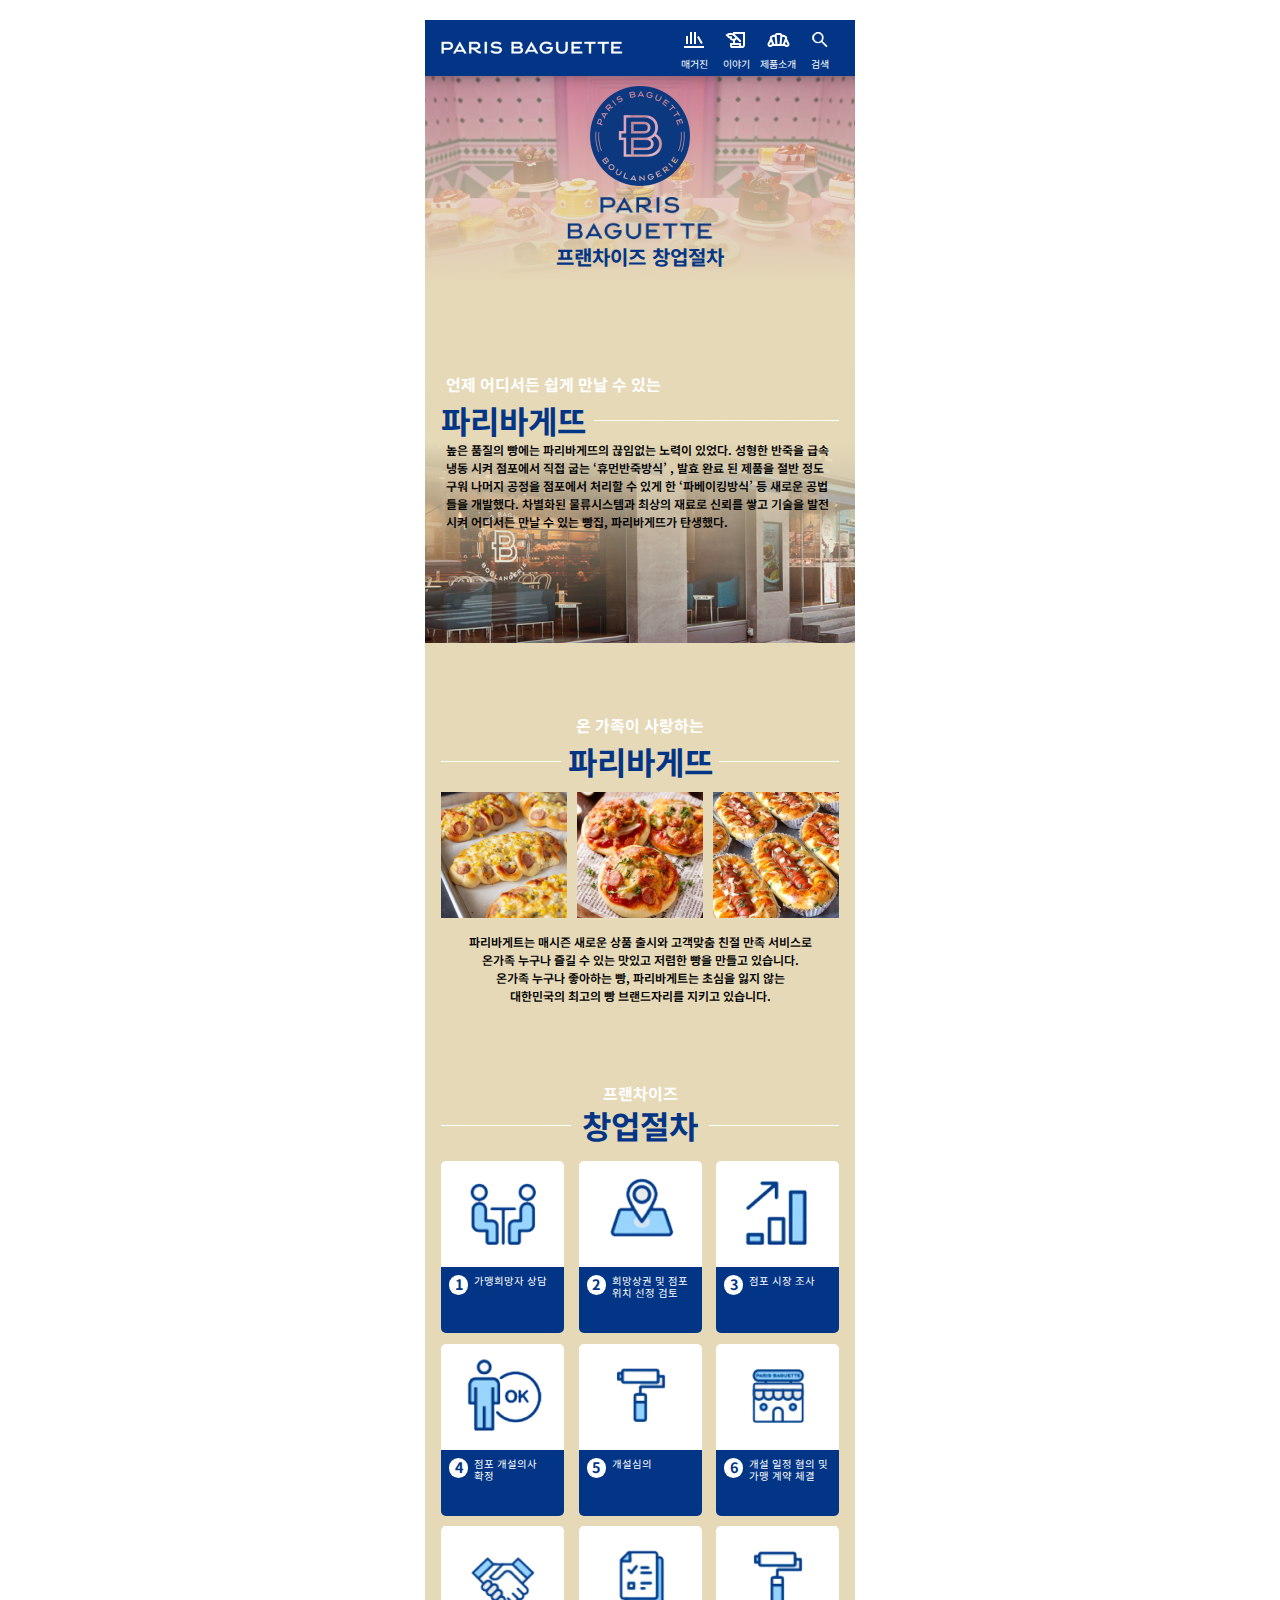
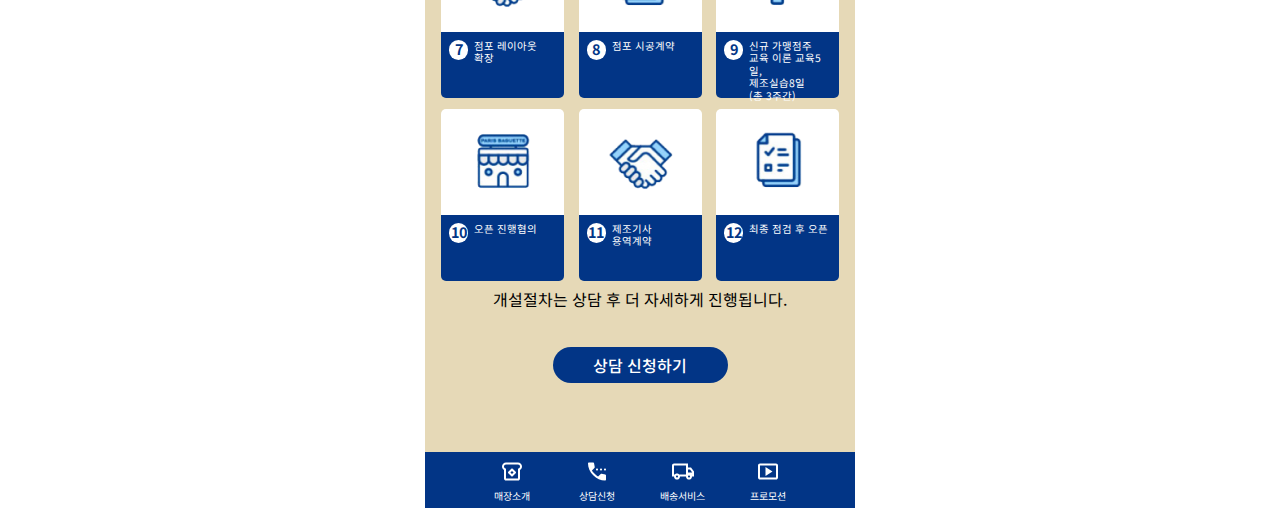
<file: index.html>
<!DOCTYPE html>
<html lang="ko">
<head>
    <meta charset="UTF-8">
    <meta name="viewport" content="width=device-width, initial-scale=1.0">
    <title>파리바게뜨 | 창업절차</title>
    <style>
        @import url('https://fonts.googleapis.com/css2?family=Noto+Sans+KR:wght@100..900&display=swap');
    </style>
    <link rel="stylesheet" href="./styles/reset.css">
    <link rel="stylesheet" href="./styles/index.css">
</head>
<body>
    <main>
        <header>
            <div class="left"><a href="#" class="logo"><img src="./images/logo_white.png" alt="파리바게뜨"></a></div>
            <div class="right">
                <a href="#" class="magazine"><img src="./images/magazine.svg" alt="매거진"><span>매거진</span></a>
                <a href="#" class="story"><img src="./images/story.svg" alt="이야기"><span>이야기</span></a>
                <a href="#" class="bakery"><img src="./images/bakery_dining.svg" alt="제품소개"><span>제품소개</span></a>
                <a href="#" class="search"><img src="./images/search.svg" alt="검색"><span>검색</span></a>
            </div>
        </header>
            <div class="bg bg1">
                <section>
                    <h1><img src="./images/logo.png" alt="로고"></h1>
                    <h2><img src="./images/logo_blue.png" alt="파리바게뜨"></h2>
                    <p class="title">프랜차이즈 창업절차</p>
                </section>
            </div>
            <div class="bg bg2">
                <section>
                    <p class="whiteT">언제 어디서든 쉽게 만날 수 있는</p>
                    <div class="title_deco">
                        <h2 class="blueT">파리바게뜨</h2>
                        <span class="line"></span>
                    </div>
                    <p>높은 품질의 빵에는 파리바게뜨의 끊임없는 노력이 있었다. 성형한 반죽을 급속 냉동 시켜 점포에서 직접 굽는 ʻ휴먼반죽방식’ , 발효 완료 된 제품을 절반 정도 구워 나머지 공정을 점포에서 처리할 수 있게 한 ʻ파베이킹방식’ 등 새로운 공법들을 개발했다. 차별화된 물류시스템과 최상의 재료로 신뢰를 쌓고 기술을 발전시켜 어디서든 만날 수 있는 빵집, 파리바게뜨가 탄생했다.</p>
                </section>
            </div>
            <div class="bg bg3">
                <section>
                    <p class="whiteT">온 가족이 사랑하는</p>
                    <div class="title_deco">
                        <span class="line"></span>
                        <h2 class="blueT">파리바게뜨</h2>
                        <span class="line"></span>
                    </div>
                    <ul>
                        <li>
                            <img src="./images/bread001.jpg" alt="">
                            <img src="./images/bread002.jpg" alt="">
                            <img src="./images/bread003.jpg" alt="">
                        </li>
                    </ul>
                    <p>파리바게트는 매시즌 새로운 상품 출시와 고객맞춤 친절 만족 서비스로<br>온가족 누구나 즐길 수 있는 맛있고 저렴한 빵을 만들고 있습니다.<br>온가족 누구나 좋아하는 빵, 파리바게트는 초심을 잃지 않는<br>대한민국의 최고의 빵 브랜드자리를 지키고 있습니다.</p>
                </section>
            </div>
            <div class="bg bg4">
                <section>
                    <p class="whiteT">프랜차이즈</p>
                    <div class="title_deco">
                        <span class="line"></span>
                        <h2 class="blueT">창업절차</h2>
                        <span class="line"></span>
                    </div>
                    <ul class="step">
                        <li>
                            <h3><img src="./images/image001.png" alt="상담"></h3>
                            <div>
                                <p class="num">1</p>
                                <p>가맹희망자 상담</p>
                            </div>
                        </li>
                        <li>
                            <h3><img src="./images/image002.png" alt="위치"></h3>
                            <div>
                                <p class="num">2</p>
                                <p>희망상권 및 점포 위치 선정 검토</p>
                            </div>
                        </li>
                        <li>
                            <h3><img src="./images/image003.png" alt="그래프상승"></h3>
                            <div>
                                <p class="num">3</p>
                                <p>점포 시장 조사</p>
                            </div>
                        </li>
                        <li>
                            <h3><img src="./images/image004.png" alt="ok"></h3>
                            <div>
                                <p class="num">4</p>
                                <p>점포 개설의사<br>확정</p>
                            </div>
                        </li>
                        <li>
                            <h3><img src="./images/image005.png" alt="페인트"></h3>
                            <div>
                                <p class="num">5</p>
                                <p>개설심의</p>
                            </div>
                        </li>
                        <li>
                            <h3><img src="./images/image006.png" alt="가게"></h3>
                            <div>
                                <p class="num">6</p>
                                <p>개설 일정 혐의 및 가맹 계약 체결</p>
                            </div>
                        </li>
                        <li>
                            <h3><img src="./images/image007.png" alt="악수"></h3>
                            <div>
                                <p class="num">7</p>
                                <p>점포 레이아웃<br>확장</p>
                            </div>
                        </li>
                        <li>
                            <h3><img src="./images/image008.png" alt="서류"></h3>
                            <div>
                                <p class="num">8</p>
                                <p>점포 시공계약</p>
                            </div>
                        </li>
                        <li>
                            <h3><img src="./images/image005.png" alt="페인트"></h3>
                            <div>
                                <p class="num">9</p>
                                <p>신규 가맹점주<br>교육 이론 교육5일,<br>제조실습8일<br>(총 3주간)</p>
                            </div>
                        </li>
                        <li>
                            <h3><img src="./images/image006.png" alt="가게"></h3>
                            <div>
                                <p class="num">10</p>
                                <p>오픈 진행협의</p>
                            </div>
                        </li>
                        <li>
                            <h3><img src="./images/image007.png" alt="악수"></h3>
                            <div>
                                <p class="num">11</p>
                                <p>제조기사<br>용역계약</p>
                            </div>
                        </li>
                        <li>
                            <h3><img src="./images/image008.png" alt="서류"></h3>
                            <div>
                                <p class="num">12</p>
                                <p>최종 점검 후 오픈</p>
                            </div>
                        </li>
                    </ul>
                    <p class="sub">개설절차는 상담 후 더 자세하게 진행됩니다.</p>
                    <a href="./request.html"><p id="btn">상담 신청하기</p></a>
                </section>
            </div>
        <nav>
            <a href="#"><img src="./images/info_icon.svg" alt="매장소개"><span>매장소개</span></a>
            <a href="#"><img src="./images/phone.svg" alt="상담신청"><span>상담신청</span></a>
            <a href="#"><img src="./images/delivery.svg" alt="배송"><span>배송서비스</span></a>
            <a href="#"><img src="./images/promotion.svg" alt="프로모션"><span>프로모션</span></a>
        </nav>
    </main>
</body>
</html>
</file>
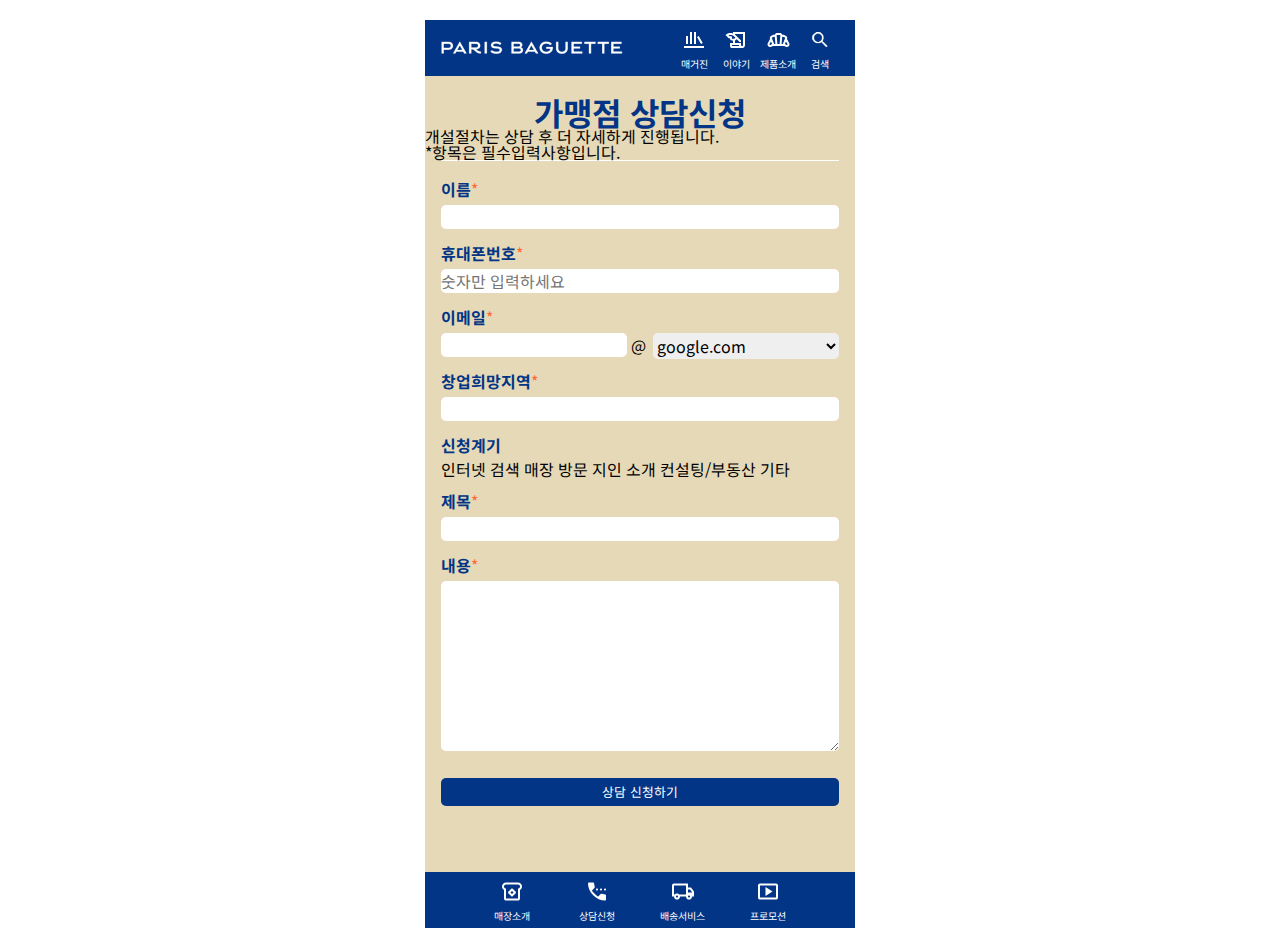
<file: request.html>
<!DOCTYPE html>
<html lang="ko">
<head>
    <meta charset="UTF-8">
    <meta name="viewport" content="width=device-width, initial-scale=1.0">
    <title>파리바게뜨 | 가맹점 상담신청</title>
    <link rel="stylesheet" href="./styles/reset.css">
    <link rel="stylesheet" href="./styles/request.css">
</head>
<body>
    <main>
        <header>
            <div class="left"><a href="#" class="logo"><img src="./images/logo_white.png" alt="파리바게뜨"></a></div>
            <div class="right">
                <a href="#" class="magazine"><img src="./images/magazine.svg" alt="매거진"><span>매거진</span></a>
                <a href="#" class="story"><img src="./images/story.svg" alt="이야기"><span>이야기</span></a>
                <a href="#" class="bakery"><img src="./images/bakery_dining.svg" alt="제품소개"><span>제품소개</span></a>
                <a href="#" class="search"><img src="./images/search.svg" alt="검색"><span>검색</span></a>
            </div>
        </header>
        <form action="#" method="post" id="request">
            <fieldset class="request_in">
                <legend class="skip"></legend>
                <h1>가맹점 상담신청</h1>
                <div class="descript">
                    <p>개설절차는 상담 후 더 자세하게 진행됩니다.</p>
                    <p>*항목은 필수입력사항입니다.</p>
                </div>
                <dl class="request_form">
                    <dt>이름<em>*</em></dt>
                    <dd><input type="text" name="username" id="name"></dd>
                    <dt>휴대폰번호<em>*</em></dt>
                    <dd><input type="number" name="userphone" id="phone" placeholder="숫자만 입력하세요" required></dd>
                    <dt>이메일<em>*</em></dt>
                    <dd>
                        <input type="text" name="email_front" id="email_front" required>
                        <span>@</span>
                        <select name="email_tail" id="email_tail">
                            <option value="google">google.com</option>
                            <option value="naver">naver.com</option>
                            <option value="kakako">kakako.com</option>
                            <option value="hanmail">hanmail.net</option>
                            <option value="etc">직접 입력</option>
                        </select>
                    </dd>
                    <dt>창업희망지역<em>*</em></dt>
                    <dd><input type="text" name="where" id="where" required></dd>
                    <dt>신청계기</dt>
                    <dd>
                        <ul>
                            <li>
                                <input type="checkbox" name="how" value="internet" id="how_internet"><label for="how_internet">인터넷 검색</label>
                            </li>
                            <li>
                                <input type="checkbox" name="how" value="market" id="how_market"><label for="how_market">매장 방문</label>
                            </li>
                            <li>
                                <input type="checkbox" name="how" value="person" id="how_person"><label for="how_person">지인 소개</label>
                            </li>
                            <li>
                                <input type="checkbox" name="how" value="conselt" id="how_conselt"><label for="how_conselt">컨설팅/부동산</label>
                            </li>
                            <li>
                                <input type="checkbox" name="how" value="etc" id="how_etc"><label for="how_etc">기타</label>
                            </li>
                        </ul>
                    </dd>
                    <dt>제목<em>*</em></dt>
                    <dd><input type="text" name="user_title" id="user_title" required></dd>
                    <dt>내용<em>*</em></dt>
                    <dd><textarea name="user_content" id="user_content" cols="30" rows="10"></textarea></dd>
                </dl>
                <button type="submit" id="counsel_let">상담 신청하기</button>
            </fieldset>
        </form>
        <nav>
            <a href="./index.html"><img src="./images/info_icon.svg" alt="매장소개"><span>매장소개</span></a>
            <a href="#"><img src="./images/phone.svg" alt="상담신청"><span>상담신청</span></a>
            <a href="#"><img src="./images/delivery.svg" alt="배송"><span>배송서비스</span></a>
            <a href="#"><img src="./images/promotion.svg" alt="프로모션"><span>프로모션</span></a>
        </nav>
    </main>
</body>
</html>
</file>
<file: styles/index.css>
body {
}
main header {
    width: 100%; height: 56px;
    background-color: #023586;
    padding: 16px 16px;
    display: flex;
    flex-flow: row nowrap;
    justify-content: space-between;
    align-items: center;
}
main header .left {}
main header .left .logo {}
main header .left .logo img {}
main header .right {}
main header .right a {
    width: 38px;
    display: inline-block;
    text-align: center;
}
main header .right a img {
    display: inline-block;
}
main header .right a span {
    font-size: 0.625em; color: rgb(255,255,255);
    display: inline-block;
}
/* 공통------------------------------ */
main {
    position: relative;
    width: 430px; height: 2088px;
    background-color: #E6D9B7;
    margin: 20px auto 0;
}
main .bg {width: 100%;}
main .bg section {
    width: 398px; margin: 0 auto 0;
}
main .bg section .whiteT {
    font-size: 1em; color: #fff;
    font-weight: 700;
    margin-bottom: 8px;
}
main .bg section .title_deco {
    width: 100%;
    display: flex;
    flex-flow: row nowrap;
    justify-content: space-between;
    align-items: center;

}
main .bg section .title_deco .blueT {
    display: inline-block;
    font-size: 2em; font-weight: 700;
    color: #023586;
}
main .bg section .title_deco .line{
    display: inline-block;
    width: 120px; height: 1px; background-color: #fff;
}
/* ------------------------------ */
main .bg1 {
    height: 206px;
    background-image: url(../images/bg001.jpg);
}
main .bg1 section {
    text-align: center;
}
main .bg1 section h1 {
    padding: 10px 0;
}
main .bg1 section h1 img {}
main .bg1 section h2 {}
main .bg1 section h2 img {}
main .bg1 section .title {
    padding-top: 5px;
    font-size: 1.25em; font-weight: 700;
    color: #023586;
}
/* ------------------------------ */
main .bg2 {
    margin-top: 90px;
    height: 271px;
    background-image: url(../images/bg002.jpg);
}
main .bg2 section {}
main .bg2 section .whiteT {}
main .bg2 section .title_deco {}
main .bg2 section .title_deco .blueT {}
main .bg2 section .title_deco .line {width: 245px;}
main .bg2 section > p {
    font-size: 0.75em; margin: 5px 5px;
    font-weight: 600;
    line-height: 150%;
}
/* ------------------------------ */
main .bg3 {
    margin-top: 70px;
}
main .bg3 section {
    text-align: center;
}
main .bg3 section .whiteT {}
main .bg3 section .title_deco {}
main .bg3 section .title_deco .blueT {}
main .bg3 section .title_deco .line {}
main .bg3 section ul {
    width: 100%;
    margin: 15px 0;
}
main .bg3 section ul li {
    display: flex;
    justify-content: space-between;
}
main .bg3 section ul li img {}
main .bg3 section > p {
    font-size: 0.75em; margin: 5px 5px;
    font-weight: 600;
    line-height: 150%;
}
/* ------------------------------ */
main .bg4 {
    margin-top: 80px;
}
main .bg4 section {
    text-align: center;
}
main .bg4 section .whiteT {}
main .bg4 section .title_deco {}
main .bg4 section .title_deco .blueT {}
main .bg4 section .title_deco .line {width: 130px;}
main .bg4 section ul {
    height: 730px;
    margin-top: 20px;
    display: flex;
    flex-flow: row wrap;
    justify-content: space-between;
}
main .bg4 section ul li {
    width: 123px;
}
main .bg4 section ul li h3 {
    height: 106px; background-color: #fff;
    align-content: center;
    border-radius: 5px 5px 0 0;
}
main .bg4 section ul li h3 img {}
main .bg4 section ul li div {
    display: flex;
    flex-flow: row;
    height: 66px;
    padding: 8px;
    background-color: #023586;
    text-align: left;
    border-radius: 0 0 5px 5px;
}
main .bg4 section ul li div .num {
    display: inline-block;
    text-align: center;
    width: 20px; height: 20px;
    border-radius: 10px;
    color: #023586;
    background-color: #fff;
    margin-right: 6px;
    font-size: 0.9em; font-weight: 700;
    padding-top: 0;
}
main .bg4 section ul li div p {
    width: 84px;
    display: inline-block;
    color: #fff;
    font-size: 0.65em; font-weight: 400;
    line-height: 120%;
}
main .bg4 section .sub {
    
}
main .bg4 section a {}
main .bg4 section a #btn {
    margin-top: 40px;
    display: inline-block;
    width: 175px; height: 36px;
    background-color: #023586;
    border-radius: 25px;
    font-weight: 500; color: #fff;
    line-height: 36px;
}
/* ------------------------------ */
nav {
    position: absolute; bottom: 0;
    width: 100%; height: 56px;
    background-color: #023586;
    padding: 16px 60px;
    display: flex;
    flex-flow: row nowrap;
    justify-content: space-between;
    align-items: center;
}
nav a {
    width: 54px;
    display: inline-block;
    text-align: center;
}
nav a img {
    display: inline-block;
}
nav a span{
    font-size: 0.625em; color: rgb(255,255,255);
    display: inline-block;
}
</file>
<file: styles/request.css>
main {
    position: relative;
    width: 430px; height: 908px;
    background-color: #E6D9B7;
    margin: 20px auto 0;
}
main header {
    width: 100%; height: 56px;
    background-color: #023586;
    padding: 16px 16px;
    display: flex;
    flex-flow: row nowrap;
    justify-content: space-between;
    align-items: center;
}
main header .left {}
main header .left .logo {}
main header .left .logo img {}
main header .right {}
main header .right a {
    width: 38px;
    display: inline-block;
    text-align: center;
}
main header .right a img {
    display: inline-block;
}
main header .right a span {
    font-size: 0.625em; color: rgb(255,255,255);
    display: inline-block;
}
/* ---------------------------- */
#request {}
#request .request_in {}
#request .request_in h1{
    margin-top: 20px;
    font-size: 2em; color: #023586;
    font-weight: 700;
    text-align: center;
}
#request .request_in .descript {}
#request .request_in .descript p {}
#request .request_in .request_form {
    width: 398px; margin: 0 auto;
    padding-top: 20px;
    border-top: 1px solid #fff;
}
#request .request_in .request_form dt {
    font-size: 1em; font-weight: 700;
    color: #023586;
    margin-bottom: 8px;
}
#request .request_in .request_form dt em {
    color: #FF6635;
}
#request .request_in .request_form dd {}
#request .request_in .request_form dd input {
    width: 100%; height: 24px;
    border: 0; border-radius: 5px;
    margin-bottom: 16px;
}
#request .request_in .request_form dd input[name=email_front] {
    width: 186px;
}
#request .request_in .request_form dd span {}
#request .request_in .request_form dd #email_tail {
    width: 186px; border: 0; border-radius: 5px;
    float: right;
}
#request .request_in .request_form dd ul {
    margin-bottom: 16px;
}
#request .request_in .request_form dd ul li {
    display: inline;
}
#request .request_in .request_form dd ul li input[name=how] {display: none;}
#request .request_in .request_form dd ul li input[name=how] label[for^=how] {
    display: inline-block;
    background-image: url(../images/unchecked.png);
    background-repeat: no-repeat;
    background-position: left;
}
#request .request_in .request_form dd ul li input[name=how]:checked label[for^=how] {
    display: inline-block;
    background-image: url(../images/checked.png);
    background-repeat: no-repeat;
    background-position: left;}
#request .request_in .request_form dd #user_content {
    width: 100%; height: 170px;
    border: 0; border-radius: 5px;
    margin-bottom: 26px;
}
#request .request_in #counsel_let {
    text-align: center;
    margin: 0 16px; height: 28px;
    width: 398px; background-color: #023586; color: #fff;
    font-size: 0.8em;
    border: 0; border-radius: 5px;
}
/* ------------------------------ */
nav {
    position: absolute; bottom: 0;
    width: 100%; height: 56px;
    background-color: #023586;
    padding: 16px 60px;
    display: flex;
    flex-flow: row nowrap;
    justify-content: space-between;
    align-items: center;
}
nav a {
    width: 54px;
    display: inline-block;
    text-align: center;
}
nav a img {
    display: inline-block;
}
nav a span{
    font-size: 0.625em; color: rgb(255,255,255);
    display: inline-block;
}
</file>
